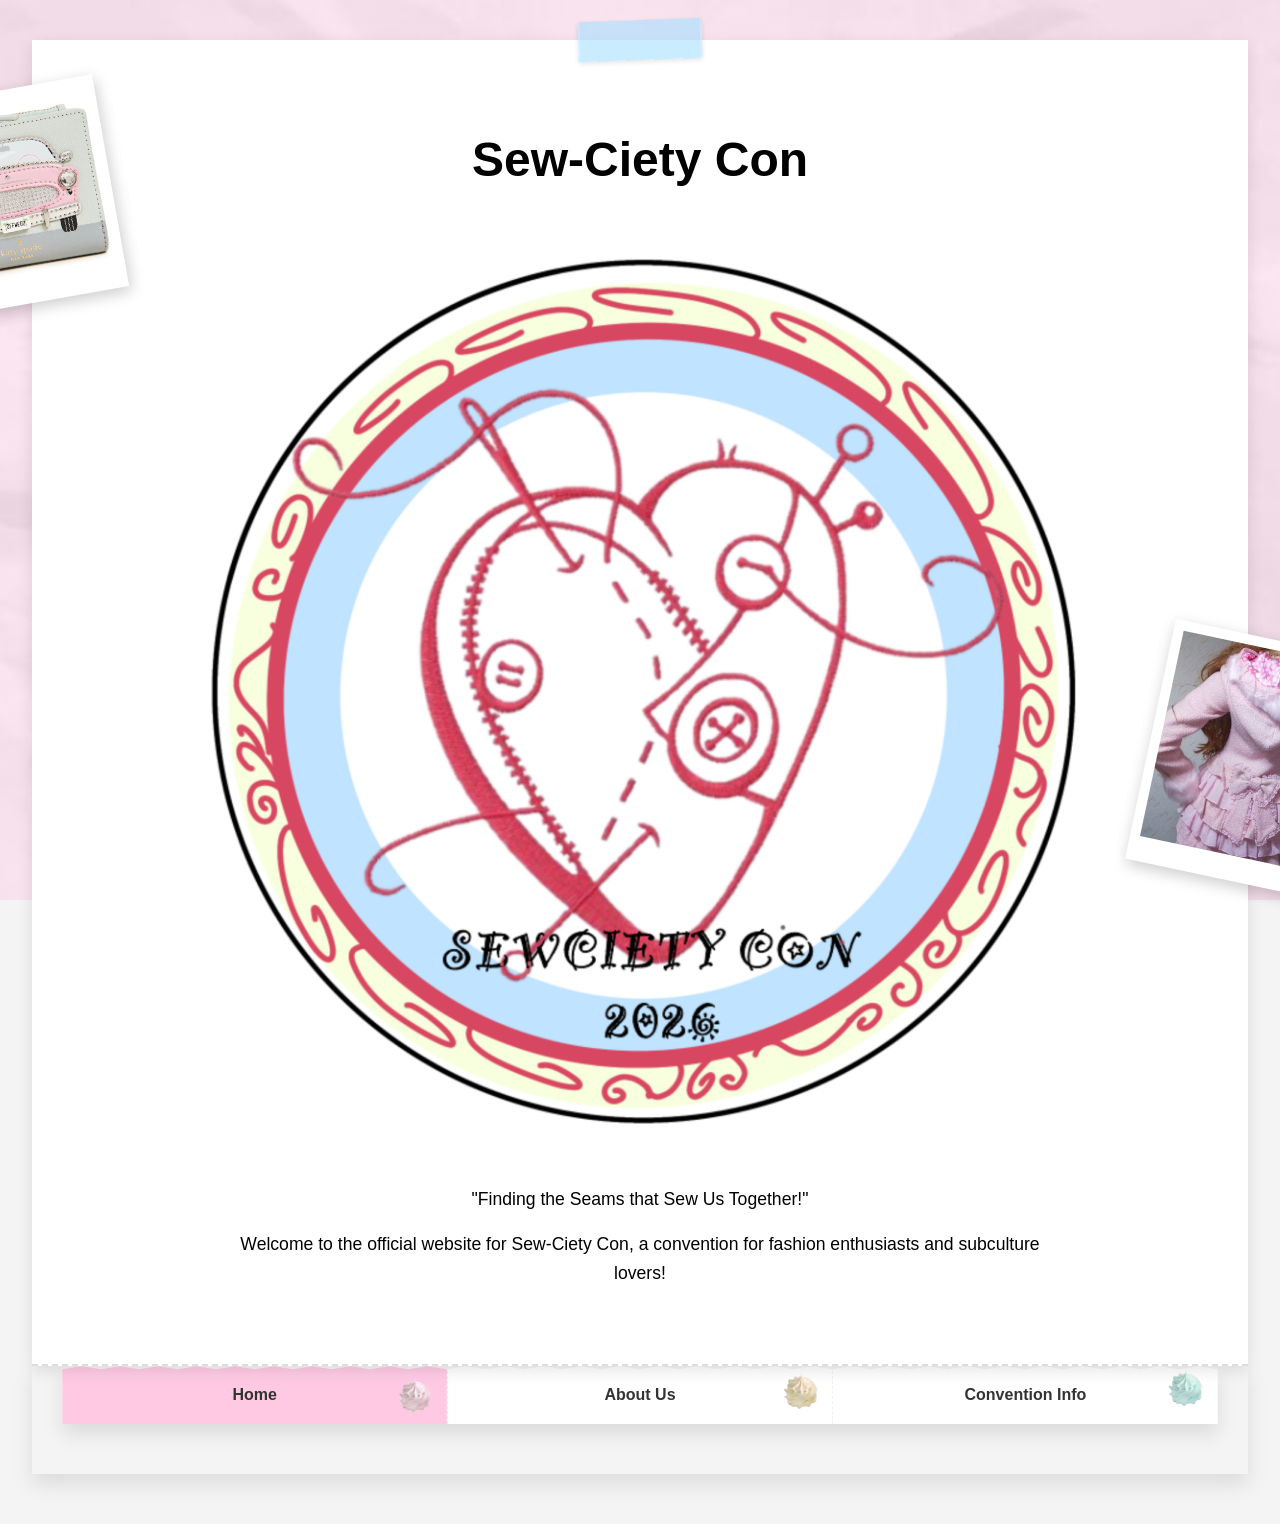
<file: sewcietycon/index.html>
<!DOCTYPE html>
<html lang="en">
<head>
    <meta name="viewport" content="width=device-width, initial-scale=1.0">
    <link rel="stylesheet" href="style.css">
    <title>Sew-Ciety Con</title>

<body class="home-bg">

<main class="info-container"> 
    <div class="scrapbook-photo pic-1">
        <img src="pink wallet.jpg" alt="Scrapbook Decoration">
    </div>

    <div class="scrapbook-photo pic-2">
        <img src="pink sweater.jpg" alt="Scrapbook Decoration">
    </div>

    <h1>Sew-Ciety Con</h1>
    <header class="logo-container">
    <img src="sewciety2026.png" alt="Sew-Ciety Con 2026 Logo" class="main-logo">
</header>
    <section>
    <p>"Finding the Seams that Sew Us Together!"</p>
    <p>Welcome to the official website for Sew-Ciety Con, a convention for fashion enthusiasts and subculture lovers!</p>
    </section>
</main>

<nav class="tabs">
       <nav>
        <a href="index.html">
        Home
        <img src="pink-frosting.jpg" class="tab-charm" alt="Home Icon">
        </a>

        <a href="about.html">
         About Us
        <img src="yellow-frosting.jpg" class="tab-charm" alt="About Icon">
         </a>

        <a href="info.html">
        Convention Info
        <img src="blue-frosting.jpg" class="tab-charm" alt="Info Icon">
        </a>
</nav>

</body>

</html>
</file>
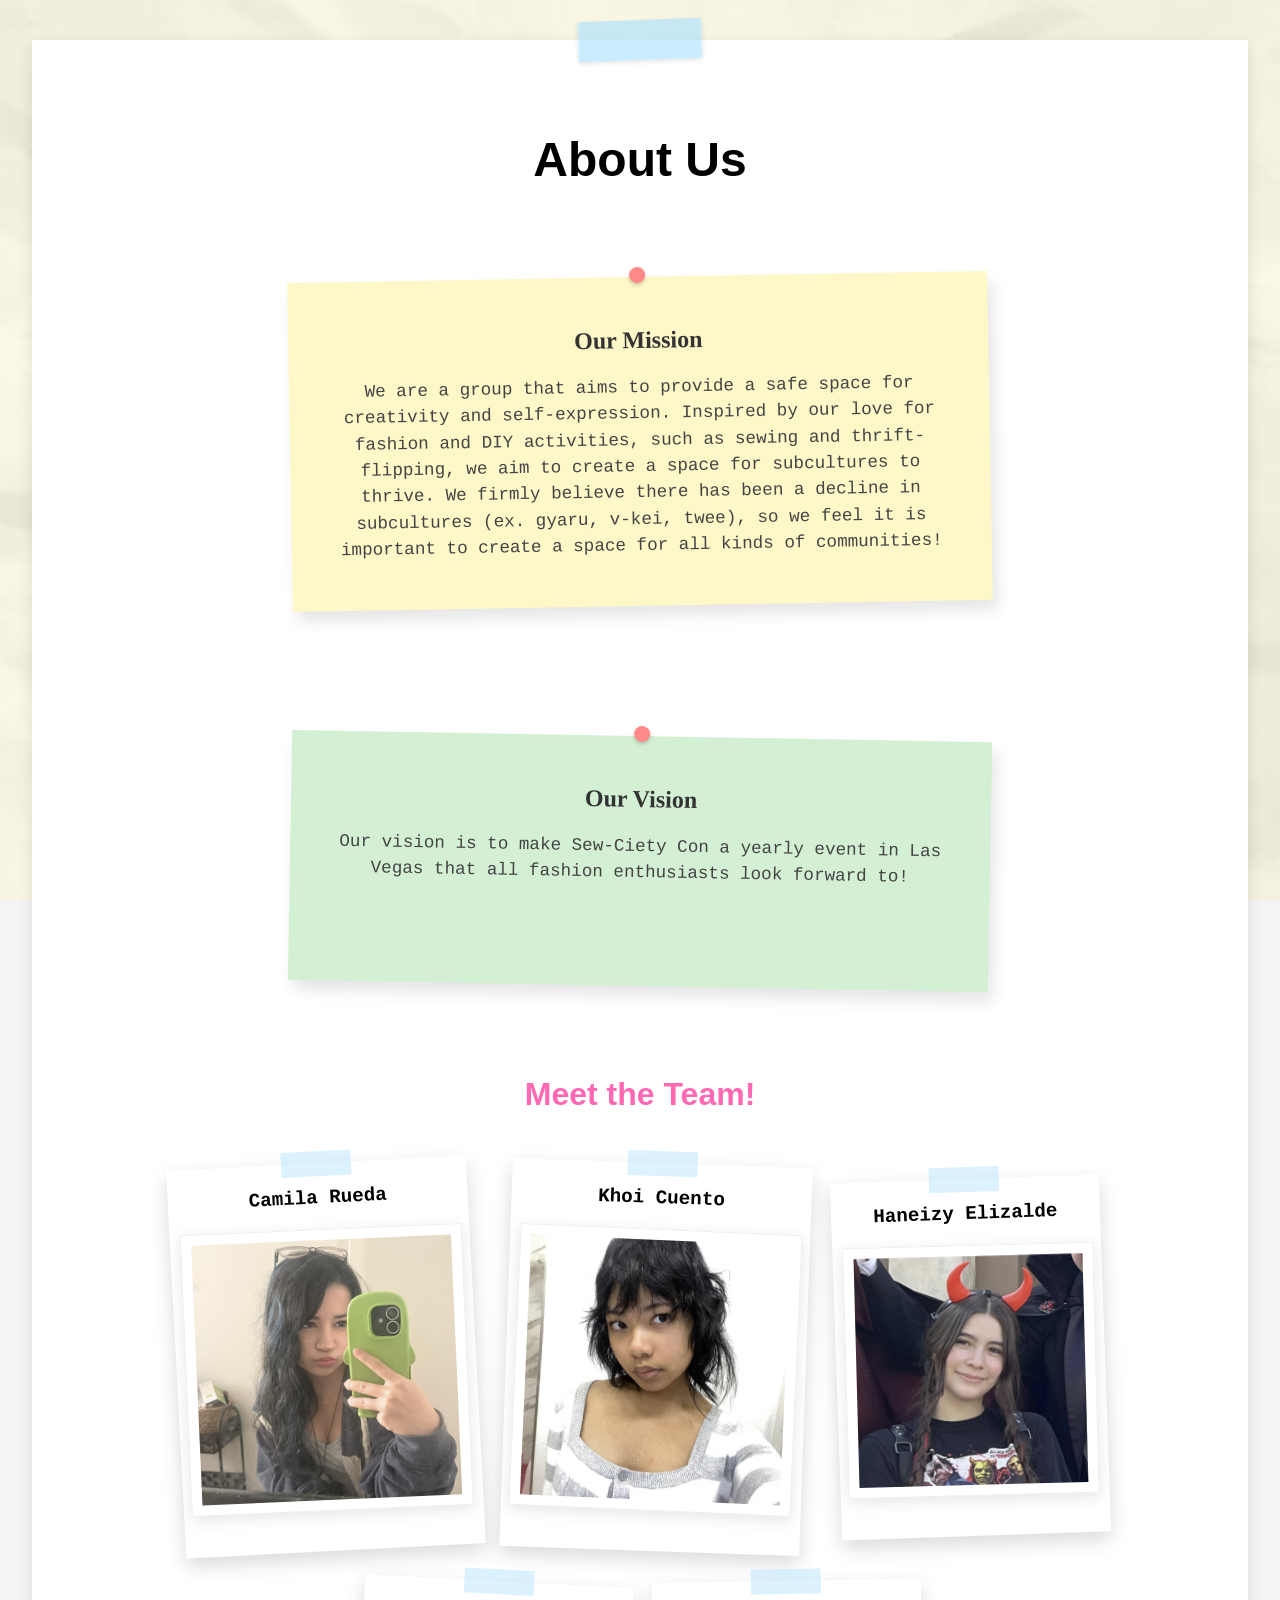
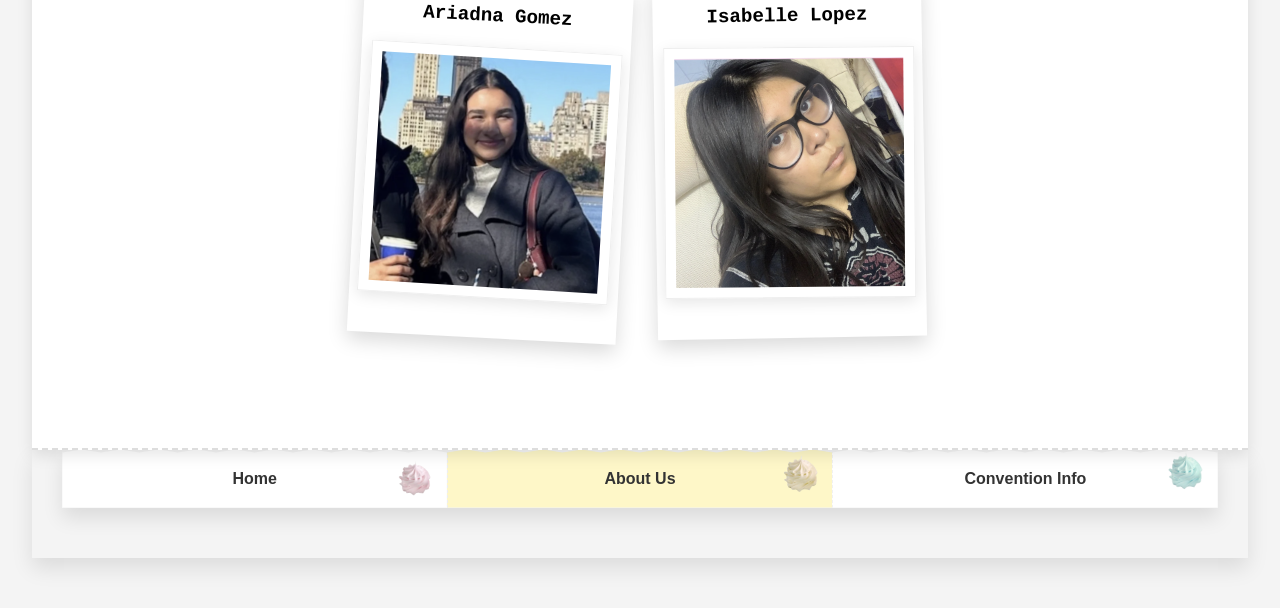
<file: sewcietycon/about.html>
<!DOCTYPE html>
<html lang="en">
<head>
    <meta charset="UTF-8">
    <meta name="viewport" content="width=device-width, initial-scale=1.0">
    <link rel="stylesheet" href="style.css">
    <title>Sew-Ciety Con | About Us </title>
</head>
<body class="about-bg">


<main>
    <h1>About Us</h1>
<div class="team-info-container">
<section class="sticky-note yellow-note">
        <h2>Our Mission</h2>
        <p> We are a group that aims to provide a safe space for creativity and self-expression. Inspired by our love for fashion and DIY activities, such as sewing and thrift-flipping, we aim to create a space for subcultures to thrive. We firmly believe there has been a decline in subcultures (ex. gyaru, v-kei, twee), so we feel it is important to create a space for all kinds of communities!
        </p>
</section>

<section class="sticky-note green-note">
        <h2>Our Vision</h2>
        <p>Our vision is to make Sew-Ciety Con a yearly event in Las Vegas that all fashion enthusiasts look forward to!</p>
</section>
</div>

<section>
        <h2>Meet the Team!</h2> <!-- ADD!!! PICTURES !!!!!!! -->

<div class="team">

    <div class="member">
        <p>Camila Rueda</p>
        <img src="meet-team-mila.png" alt="Camila Rueda">
      </div>

    <div class="member">
        <p>Khoi Cuento</p>
        <img src="meet-team-khoi.png" alt="Khoi Cuento">
      </div>

    <div class="member">
        <p>Haneizy Elizalde</p>
        <img src="meet-team-haneizy.png" alt="Haneizy Elizalde">
      </div>

    <div class="member">
        <p>Ariadna Gomez</p>
        <img src="meet-team-ariadna.png" alt="Ariadna Gomez">
      </div>

    <div class="member">
        <p>Isabelle Lopez</p>
        <img src="meet-team-isabelle.png" alt="Isabelle Lopez">
      </div>

</div>
</section>
</main>

<nav class="tabs">
       <nav>
        <a href="index.html">
        Home
        <img src="pink-frosting.jpg" class="tab-charm" alt="Home Icon">
        </a>

        <a href="about.html">
         About Us
        <img src="yellow-frosting.jpg" class="tab-charm" alt="About Icon">
         </a>

        <a href="info.html">
        Convention Info
        <img src="blue-frosting.jpg" class="tab-charm" alt="Info Icon">
        </a>
</nav>
</body>
</html>
</file>
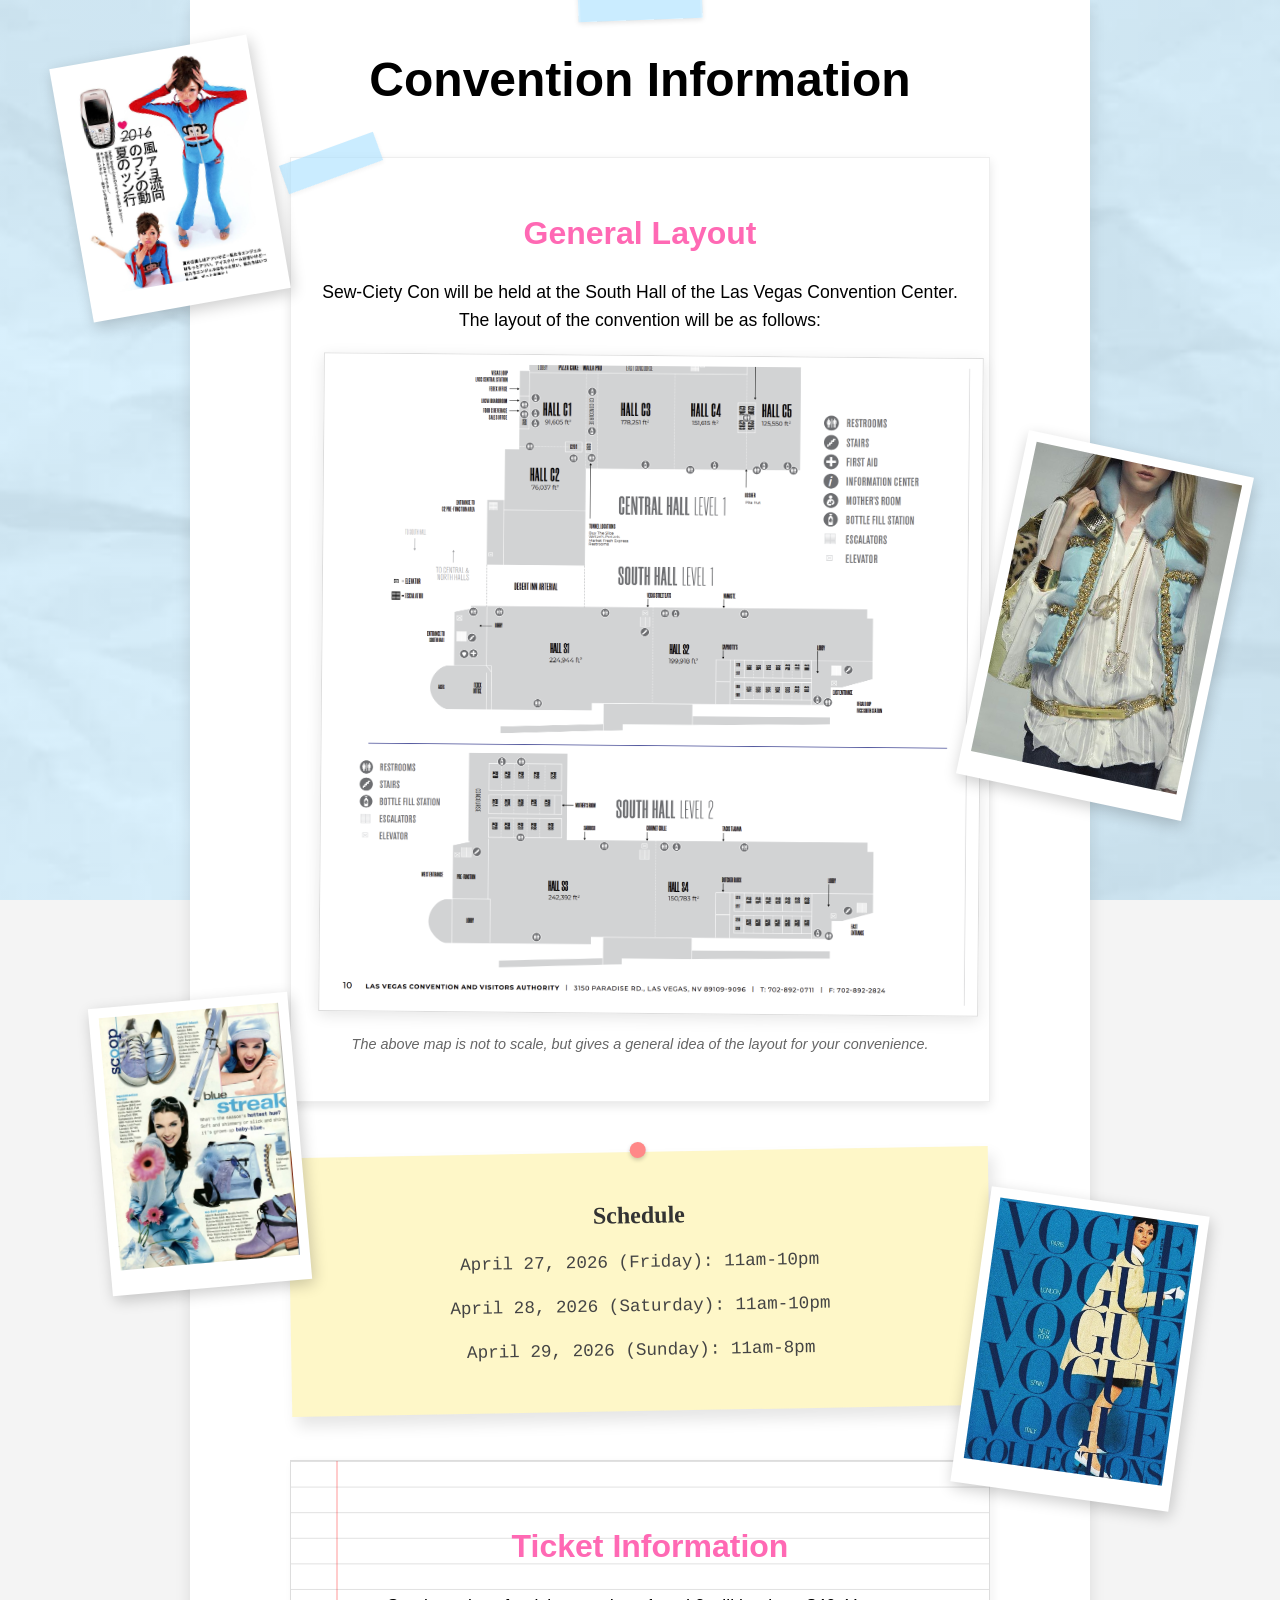
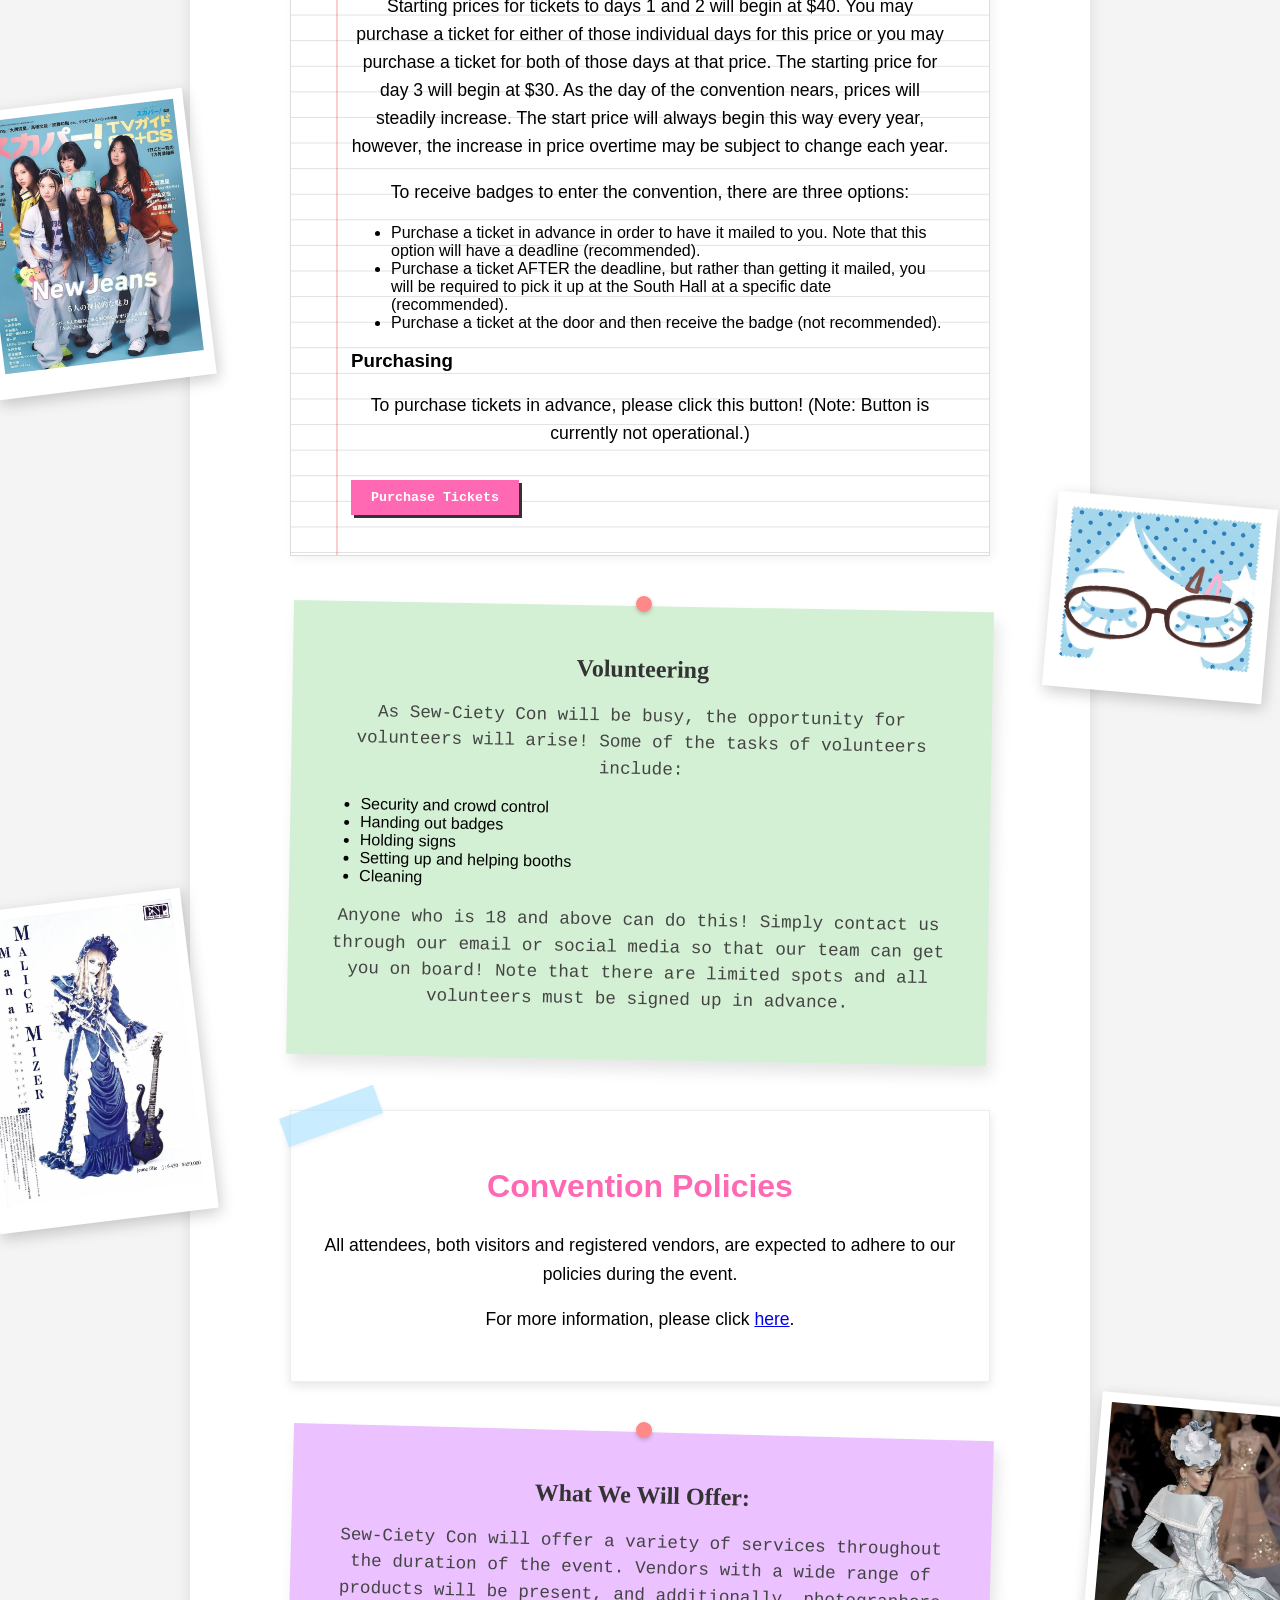
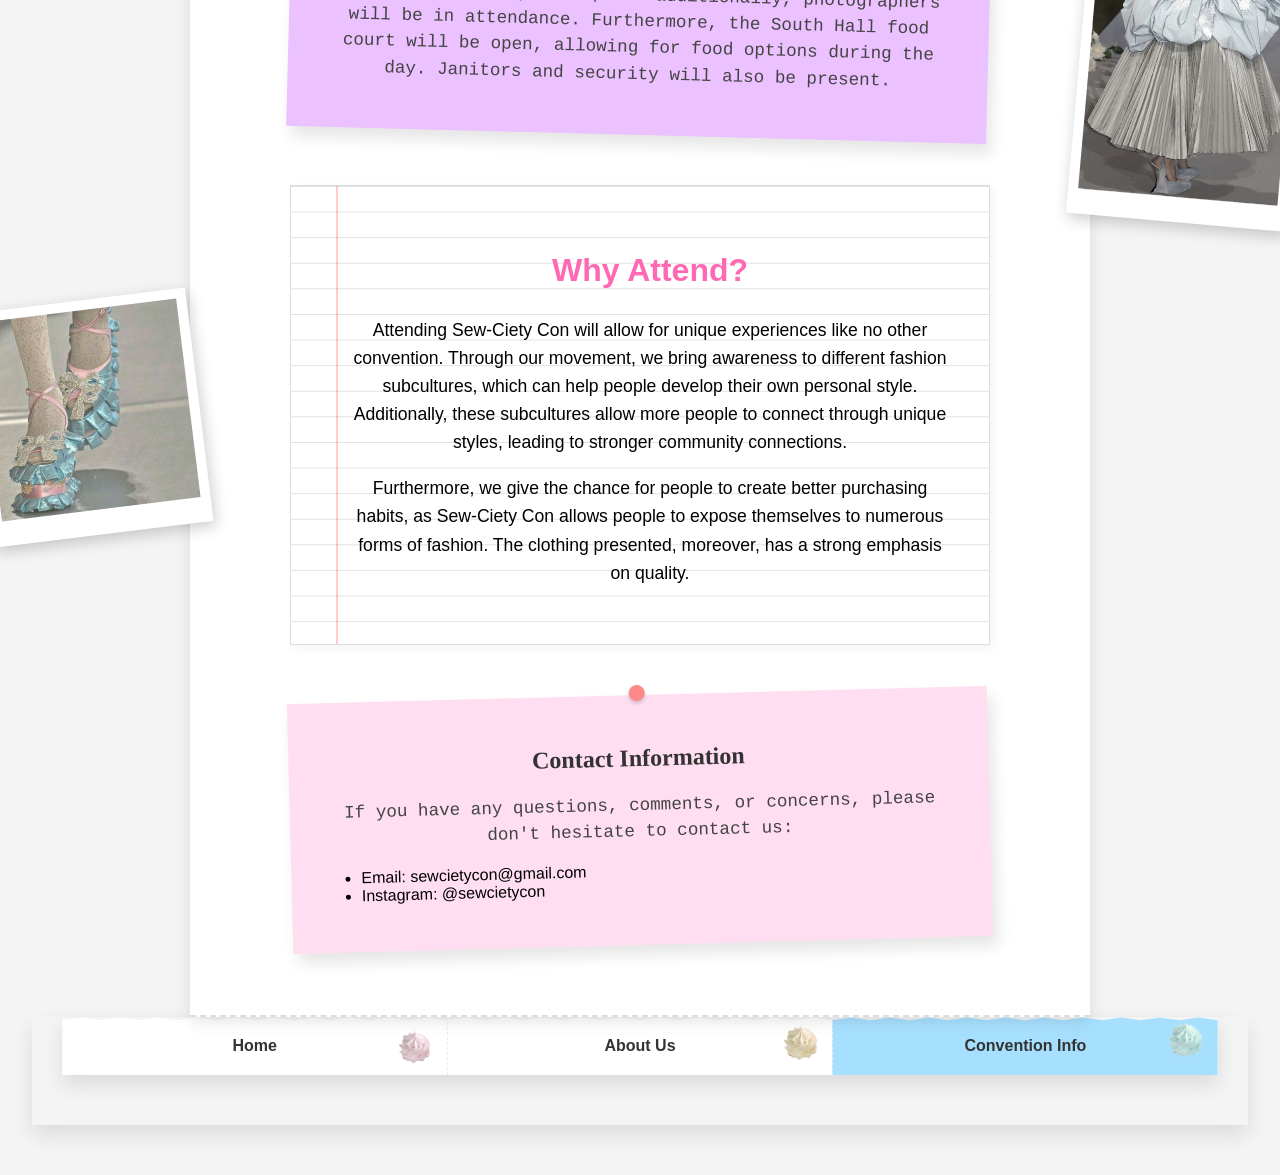
<file: sewcietycon/info.html>
<!DOCTYPE html>
<html lang="en">
<head>
    <meta charset="UTF-8">
    <meta name="viewport" content="width=device-width, initial-scale=1.0">
    <link rel="stylesheet" href="style.css">
    <title>Sew-Ciety Con | Information </title>
</head>
<body class="info-bg">


<main class="poster-container">
    <h1>Convention Information</h1>


    <div class="scattered-photo photo-1">
        <img src="hello angel girl & Paul frank.jpg" alt="Scrapbook Decoration">
    </div>

    <div class="scattered-photo photo-2">
        <img src="Bluemarine.jpg" alt="Scrapbook Decoration">
    </div>

    <div class="scattered-photo photo-3">
        <img src="2000s nylon magazine.jpg" alt="Scrapbook Decoration">
    </div>

    <div class="scattered-photo photo-4">
        <img src="blue vogue.jpg" alt="Scrapbook Decoration">
    </div>

    <div class="scattered-photo photo-5">
        <img src="blue newjeans.jpg" alt="Scrapbook Decoration">
    </div>

    <div class="scattered-photo photo-6">
        <img src="blue polka dot girl.jpg" alt="Scrapbook Decoration">
    </div>

    <div class="scattered-photo photo-7">
        <img src="blue mana sama.jpg" alt="Scrapbook Decoration">
    </div>

    <div class="scattered-photo photo-8">
        <img src="blue runway dress.jpg" alt="Scrapbook Decoration">
    </div>

    <div class="scattered-photo photo-9">
        <img src="blue and pink heels.jpg" alt="Scrapbook Decoration">
    </div>


<section class="taped-card">
    <h2>General Layout</h2>
        <p>Sew-Ciety Con will be held at the South Hall of the Las Vegas Convention Center. The layout of the convention will be as follows:</p>
        <img src="southhallconventionmap.png" alt="Convention Layout Map">
            <p>The above map is not to scale, but gives a general idea of the layout for your convenience.</p>
</section>

<section class="sticky-note yellow-note">
    <h2>Schedule</h2>
        <p>April 27, 2026 (Friday): 11am-10pm</p>
        <p>April 28, 2026 (Saturday): 11am-10pm</p>
        <p>April 29, 2026 (Sunday): 11am-8pm</p>
</section>

<section class="notebook-paper">
    <h2>Ticket Information</h2>
        <p>Starting prices for tickets to days 1 and 2 will begin at $40. You may purchase a ticket for either of those individual days for this price or you may purchase a ticket for both of those days at that price. The starting price for day 3 will begin at $30. As the day of the convention nears, prices will steadily increase. The start price will always begin this way every year, however, the increase in price overtime may be subject to change each year. </p>
        <p>To receive badges to enter the convention, there are three options:</p>
            <ul>
                <li>Purchase a ticket in advance in order to have it mailed to you. Note that this option will have a deadline (recommended).</li>
                <li>Purchase a ticket AFTER the deadline, but rather than getting it mailed, you will be required to pick it up at the South Hall at a specific date (recommended).</li>
                <li>Purchase a ticket at the door and then receive the badge (not recommended).</li>
            </ul>

        <h3>Purchasing</h3>
            <p>To purchase tickets in advance, please click this button! (Note: Button is currently not operational.)</p>
            <button class="scrapbook-btn">Purchase Tickets</button>
</section>

<section class="sticky-note green-note">
    <h2>Volunteering</h2>
            <p>As Sew-Ciety Con will be busy, the opportunity for volunteers will arise! Some of the tasks of volunteers include:</p>
                <ul>
                    <li>Security and crowd control</li>
                    <li>Handing out badges</li>
                    <li>Holding signs</li>
                    <li>Setting up and helping booths</li>
                    <li>Cleaning</li>
                </ul>
            <p>Anyone who is 18 and above can do this! Simply contact us through our email or social media so that our team can get you on board! Note that there are limited spots and all volunteers must be signed up in advance.</p>
</section>

<section class="taped-card">
    <h2>Convention Policies</h2>
        <p>All attendees, both visitors and registered vendors, are expected to adhere to our policies during the event.</p>
        <p>For more information, please click <a href="policies.html">here</a>.</p>
</section> 

<section class="sticky-note purple-note">
    <h2>What We Will Offer:</h2>
        <p>Sew-Ciety Con will offer a variety of services throughout the duration of the event. Vendors with a wide range of products will be present, and additionally, photographers will be in attendance. Furthermore, the South Hall food court will be open, allowing for food options during the day. Janitors and security will also be present.</p>
</section>

<section class="notebook-paper">
    <h2>Why Attend?</h2>
        <p>Attending Sew-Ciety Con will allow for unique experiences like no other convention. Through our movement, we bring awareness to different fashion subcultures, which can help people develop their own personal style. Additionally, these subcultures allow more people to connect through unique styles, leading to stronger community connections.</p>
        <p>Furthermore, we give the chance for people to create better purchasing habits, as Sew-Ciety Con allows people to expose themselves to numerous forms of fashion. The clothing presented, moreover, has a strong emphasis on quality.
</section>

<section class="sticky-note pink-note">
    <h2>Contact Information</h2>
        <p>If you have any questions, comments, or concerns, please don't hesitate to contact us:</p>
            <ul>
                <li>Email: sewcietycon@gmail.com</li>
                <li>Instagram: @sewcietycon</li>
            </ul>
</section>
</main>

<nav class="tabs">
       <nav>
        <a href="index.html">
        Home
        <img src="pink-frosting.jpg" class="tab-charm" alt="Home Icon">
        </a>

        <a href="about.html">
         About Us
        <img src="yellow-frosting.jpg" class="tab-charm" alt="About Icon">
         </a>

        <a href="info.html">
        Convention Info
        <img src="blue-frosting.jpg" class="tab-charm" alt="Info Icon">
        </a>
</nav>



</body>
</html>
</file>
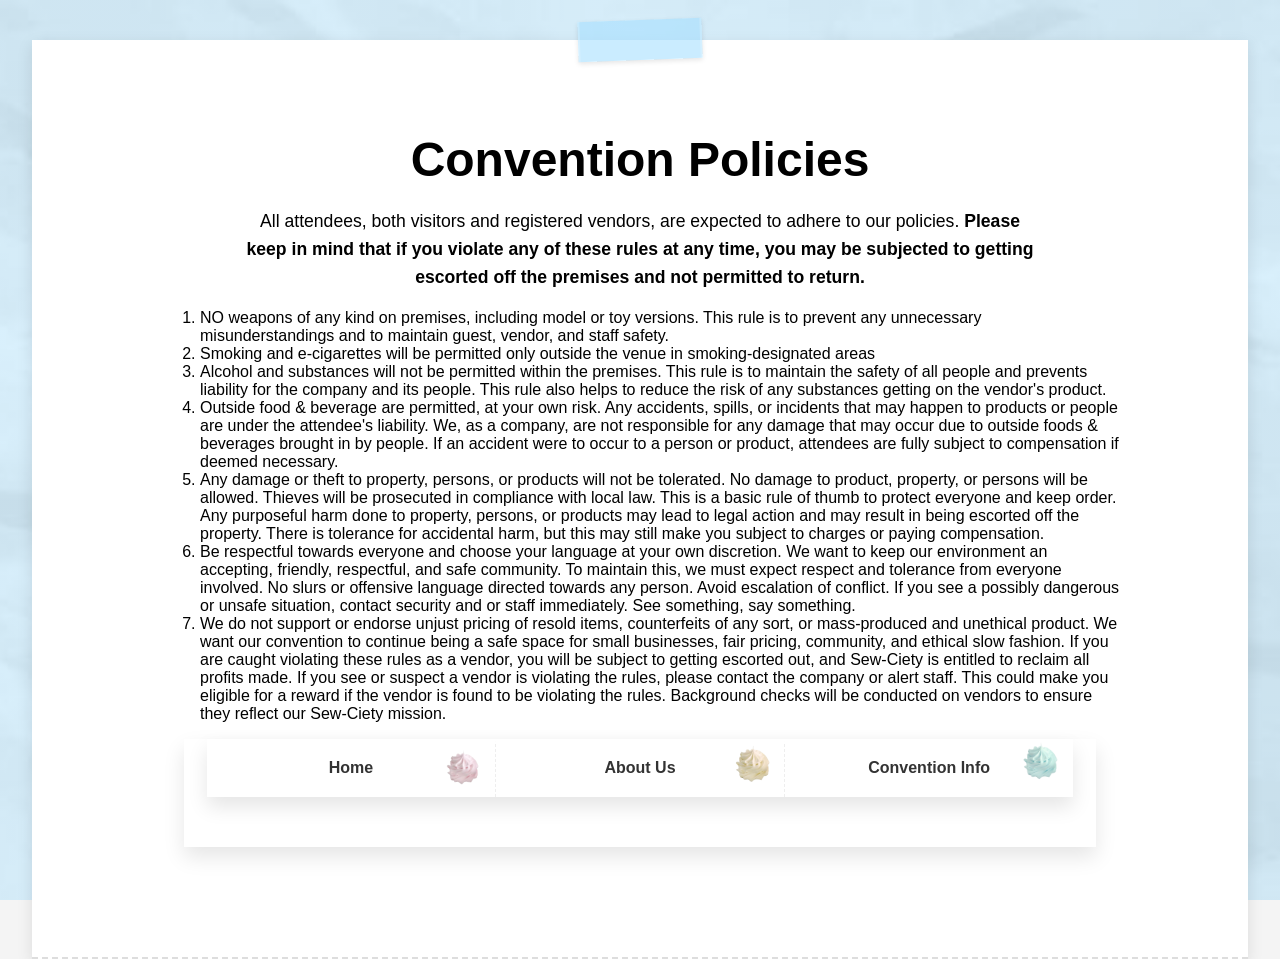
<file: sewcietycon/policies.html>
<!DOCTYPE html>
<html lang="en">
<head>
    <meta charset="UTF-8">
    <meta name="viewport" content="width=device-width, initial-scale=1.0">
    <link rel="stylesheet" href="style.css">
    <title>Sew-Ciety Con | Convention Policies</title>
</head>
<body class="policies-bg">

<main>
    <h1>Convention Policies</h1>

<section>
        <p>All attendees, both visitors and registered vendors, are expected to adhere to our policies. <b>Please keep in mind that if you violate any of these rules at any time, you may be subjected to getting escorted off the premises and not permitted to return.</b></p>   
    <ol>
        <li>NO weapons of any kind on premises, including model or toy versions. This rule is to prevent any unnecessary misunderstandings and to maintain guest, vendor, and staff safety.</li>
        <li>Smoking and e-cigarettes will be permitted only outside the venue in smoking-designated areas </li>
        <li>Alcohol and substances will not be permitted within the premises. This rule is to maintain the safety of all people and prevents liability for the company and its people. This rule also helps to reduce the risk of any substances getting on the vendor's product.</li>
        <li>Outside food & beverage are permitted, at your own risk. Any accidents, spills, or incidents that may happen to products or people are under the attendee's liability. We, as a company, are not responsible for any damage that may occur due to outside foods & beverages brought in by people. If an accident were to occur to a person or product, attendees are fully subject to compensation if deemed necessary.</li>
        <li>Any damage or theft to property, persons, or products will not be tolerated. No damage to product, property, or persons will be allowed. Thieves will be prosecuted in compliance with local law. This is a basic rule of thumb to protect everyone and keep order. Any purposeful harm done to property, persons, or products may lead to legal action and may result in being escorted off the property. There is tolerance for accidental harm, but this may still make you subject to charges or paying compensation.</li> 
        <li>Be respectful towards everyone and choose your language at your own discretion. We want to keep our environment an accepting, friendly, respectful, and safe community. To maintain this, we must expect respect and tolerance from everyone involved. No slurs or offensive language directed towards any person. Avoid escalation of conflict. If you see a possibly dangerous or unsafe situation, contact security and or staff immediately. See something, say something.</li>
        <li>We do not support or endorse unjust pricing of resold items, counterfeits of any sort, or mass-produced and unethical product. We want our convention to continue being a safe space for small businesses, fair pricing, community, and ethical slow fashion. If you are caught violating these rules as a vendor, you will be subject to getting escorted out, and Sew-Ciety is entitled to reclaim all profits made. If you see or suspect a vendor is violating the rules, please contact the company or alert staff. This could make you eligible for a reward if the vendor is found to be violating the rules. Background checks will be conducted on vendors to ensure they reflect our Sew-Ciety mission.</li>
    </ol>
</section>

<nav class="tabs">
    
       <nav>
        <a href="index.html">
        Home
        <img src="pink-frosting.jpg" class="tab-charm" alt="Home Icon">
        </a>

        <a href="about.html">
         About Us
        <img src="yellow-frosting.jpg" class="tab-charm" alt="About Icon">
         </a>

        <a href="info.html">
        Convention Info
        <img src="blue-frosting.jpg" class="tab-charm" alt="Info Icon">
        </a>
</nav>
</main>

</body>
</html>
</file>
<file: sewcietycon/style.css>
/* base for the entire website */
/* bg and reset */
body {
  margin: 0;
  padding: 0;
  font-family: 'Trebuchet MS', 'Lucida Sans Unicode', sans-serif;
  min-height: 100vh;
  display: flex;
  flex-direction: column;
  align-items: center;
  
  background-size: cover;
  background-position: center;
  background-repeat: no-repeat;
  background-attachment: fixed;
  background-color: #f4f4f4;
}

/* bg tints */
.home-bg { background-image: linear-gradient(rgba(255, 201, 228, 0.4), rgba(255, 201, 228, 0.4)), url("crumpled-paper-texture.jpg"); }
.about-bg { background-image: linear-gradient(rgba(254, 247, 200, 0.4), rgba(254, 247, 200, 0.4)), url("crumpled-paper-texture.jpg"); }
.info-bg, .policies-bg { background-image: linear-gradient(rgba(167, 224, 255, 0.4), rgba(167, 224, 255, 0.4)), url("crumpled-paper-texture.jpg"); }

/* main poster format */
main {
  width: 95%;
  max-width: 1400px;
  margin: 40px auto 0 auto;
  background: white; 
  padding: 60px 10%; 
  box-sizing: border-box;
  position: relative;
  box-shadow: 0 5px 15px rgba(0,0,0,0.1);
  z-index: 2;
  border-bottom: 2px dashed #ddd; 
}

/* blue tape */
main::before {
  content: "";
  position: absolute;
  top: -20px;
  left: 50%;
  transform: translateX(-50%) rotate(-2deg);
  width: 120px;
  height: 40px;
  background-color: rgba(167, 224, 255, 0.6);
  box-shadow: 0 2px 5px rgba(0,0,0,0.1);
  border-left: 2px solid rgba(255,255,255,0.2);
  border-right: 2px solid rgba(255,255,255,0.2);
}

/* navigation */
nav {
  display: flex;
  width: 95%;
  max-width: 1400px;
  margin: 0 auto 50px auto; 
  z-index: 1;
  gap: 0; 
  box-shadow: 0 10px 20px rgba(0,0,0,0.1); 
} 

/* tear-off poster strip tabs */
nav a {
  flex: 1;
  background: white;
  padding: 20px 5px; 
  text-decoration: none;
  color: #333;
  font-weight: bold;
  text-align: center;

  /* jagged edge*/
  clip-path: polygon(
    0% 5%, 5% 0%, 10% 5%, 15% 0%, 20% 5%, 25% 0%, 30% 5%, 35% 0%, 40% 5%, 45% 0%, 50% 5%, 
    55% 0%, 60% 5%, 65% 0%, 70% 5%, 75% 0%, 80% 5%, 85% 0%, 90% 5%, 95% 0%, 100% 5%, 
    100% 100%, 0% 100%
  );
  
  /* vertical dividers for tear */
  border-left: 1px dashed #eee;
  transition: background 0.3s ease, transform 0.2s ease;
}

/* no border */
nav a:first-child {
  border-left: none;
}

/* hover lift (slight) */
nav a:hover {
  background-color: #f9f9f9;
  transform: translateY(2px); 
}

/* active tab colors */
.home-bg nav a[href="index.html"] { background-color: #ffc9e4; }
.about-bg nav a[href="about.html"] { background-color: #fef7c8; }
.info-bg nav a[href="info.html"] { background-color: #a7e0ff; }
.policies-bg nav a[href="policies.html"] { background-color: #a7e0ff; }

/* mobile adjustments */
@media (max-width: 600px) {
  main { padding: 40px 20px; width: 95%; }
  nav { width: 95%; gap: 4px; }
  nav a { padding: 30px 5px; font-size: 12px; }
}

/* frosting charms for tear-off tabs*/
/* 1. Prepare the tab to hold the sticker */
nav a {
  position: relative; /* This makes the tab the "anchor" for the icon */
  display: flex;
  justify-content: center;
  align-items: center;
  overflow: visible;  /* CRITICAL: Allows the icon to grow outside the tab edges */
}

/* 2. Position the Icon */
.tab-charm {
  position: absolute;
  bottom: 10px;      /* Distance from the bottom edge */
  right: 10px;       /* Distance from the right edge */
  width: 45px;       /* Keep it small enough to not crowd the text */
  height: auto;
  
  /* Bouncy transition */
  transition: all 0.3s cubic-bezier(0.175, 0.885, 0.32, 1.275); 
  
  /* Initial slight tilt to look hand-placed */
  transform: rotate(-5deg); 
  
  /* Critical: allows it to grow over the paper edges */
  z-index: 10;
  pointer-events: none; 
}

/* 3. The "Pop Out" Hover Effect */
nav a:hover .tab-charm {
  transform: scale(1.6) rotate(10deg) translate(-5px, -5px);
  filter: drop-shadow(-5px 8px 12px rgba(0,0,0,0.3)); 
}

/* about me section sticky note formatting */
/* Container to help them sit side-by-side or stacked */
.team-info-container {
  display: flex;
  flex-wrap: wrap;
  justify-content: center;
  gap: 30px;
  margin: 40px auto;
}

/* base sticky note */
.sticky-note {
  padding: 30px;
  width: 100%;
  max-width: 400px; /* limits size so they look like real notes */
  min-height: 250px;
  box-shadow: 5px 10px 15px rgba(0,0,0,0.1);
  position: relative;
  box-sizing: border-box;
}

/* sticky note colors and rotations */
.yellow-note {
  background: #fef7c8;
  transform: rotate(-2deg); /* left */
}

.green-note {
  background: #c3fcd4;
  transform: rotate(3deg); /* right */
}

/* pin for top of notes */
.sticky-note::before {
  content: "";
  position: absolute;
  top: -10px;
  left: 50%;
  transform: translateX(-50%);
  width: 16px;
  height: 16px;
  background: #ff8888; /* Red pin head */
  border-radius: 50%;
  box-shadow: 0 2px 4px rgba(0,0,0,0.2);
  z-index: 2;
}

/* typography for the notes */
.sticky-note h2 {
  font-family: 'Trebuchet MS', cursive; 
  font-size: 1.5rem;
  color: #333;
}

.sticky-note p {
  font-family: 'Courier New', monospace;
  line-height: 1.5;
  color: #444;
}

/* about me section polaroids */
/* space where it is going to be */
.team {
  display: flex;
  flex-wrap: wrap; 
  justify-content: center; 
  align-items: center;     
  gap: 30px; 
  
  margin: 50px auto !important; 
  padding: 0 !important;
  width: 100%;
  max-width: 1100px;
  list-style: none; 
  text-align: center;
}

/* polaroid base */
.member {
  background: white;
  /* Equal padding on sides (20px) is CRITICAL for centering the image */
  padding: 20px 20px 40px 20px; 
  box-shadow: 0 8px 20px rgba(0,0,0,0.15);
  
  display: flex;
  flex-direction: column;
  align-items: center; /* Centers the name and image horizontally */
  
  /* Fixed width works best for the "scrapbook" look */
  width: 300px; 
  box-sizing: border-box;
  position: relative;
  transition: transform 0.3s ease;
}

/* 3 imgs on bottom */
.member:nth-child(n+3) {
  width: 300px; 
  max-width: 28%; 
}

/* img code */
.member img {
  width: 100%;
  aspect-ratio: 1 / 1;
  object-fit: cover;
  border: 1px solid #eee;
  display: block;
  margin: 0; /* Let the parent's padding handle the spacing */
}

/* rotations */
.member:nth-child(1) { transform: rotate(-3deg); }
.member:nth-child(2) { transform: rotate(2deg); }
.member:nth-child(3) { transform: rotate(-2deg); }
.member:nth-child(4) { transform: rotate(3deg); }
.member:nth-child(5) { transform: rotate(-1deg); }

/* polaroid rotations */
.member:nth-child(1) { transform: rotate(-3deg); }
.member:nth-child(2) { transform: rotate(2deg); }
.member:nth-child(3) { transform: rotate(-2deg); }
.member:nth-child(4) { transform: rotate(3deg); }
.member:nth-child(5) { transform: rotate(-1deg); }

/* names of members */
.member p {
  margin: 0 0 15px 0;
  font-family: 'Courier New', Courier, monospace;
  font-weight: bold;
  font-size: 1.2rem;
  text-align: center;
  width: 100%;
}

/* tape on top of each photo */
.member::before {
  content: "";
  position: absolute;
  top: -12px;
  left: 50%;
  transform: translateX(-50%); /* This is the math that keeps it centered! */
  width: 70px;
  height: 25px;
  background-color: rgba(167, 224, 255, 0.4); 
  z-index: 5;
}

/* info section images */
/* formatting convention img */
section img {
  display: block;
  margin: 20px auto; 

  /* responsiveness to make it so it fits on any screen */
  max-width: 100%; 
  height: auto; 
  
  background: white;
  padding: 10px; 
  border: 1px solid #ddd;
  box-shadow: 0 4px 15px rgba(0,0,0,0.1);
  transform: rotate(0.5deg);
}

/* caption for map */
section img + p {
  text-align: center;
  font-size: 0.9em;
  font-style: italic;
  color: #666;
  margin-top: 10px;
}

/* formatting for info section */
/* --- notebook paper --- */
.notebook-paper {
  background-color: #fff;
  /* Creates the blue lines */
  background-image: linear-gradient(#e1e1e1 1px, transparent 1px);
  background-size: 100% 1.6em; /* Matches text line-height */
  padding: 40px 40px 40px 60px; 
  border: 1px solid #ddd;
  position: relative;
  margin: 40px auto;
  width: 90%;
  max-width: 800px;
  box-shadow: 3px 3px 10px rgba(0,0,0,0.05);
}

.notebook-paper::after {
  content: "";
  position: absolute;
  top: 0;
  left: 45px;
  width: 2px;
  height: 100%;
  background: rgba(255, 0, 0, 0.2);
}

/* --- taped card --- */
.taped-card {
  background: white;
  padding: 30px;
  border: 1px solid #eee;
  box-shadow: 0 4px 10px rgba(0,0,0,0.1);
  position: relative;
  margin: 40px auto;
  max-width: 900px;
}

/* blue washi tape for the map corners */
.taped-card::before {
  content: "";
  position: absolute;
  top: -10px;
  left: -10px;
  width: 100px;
  height: 30px;
  background: rgba(167, 224, 255, 0.6);
  transform: rotate(-20deg);
  box-shadow: 0 2px 4px rgba(0,0,0,0.05);
}

/* --- sticky note colors and rotation --- */
.yellow-note { background: #fef7c8; transform: rotate(-1deg); }
.green-note  { background: #d4f0d4; transform: rotate(1deg); }
.purple-note   { background: #ebc1ff; transform: rotate(1.5deg); }
.pink-note   { background: #ffdef2; transform: rotate(-1.5deg); }

/* center all sections on the page */
.sticky-note, 
.notebook-paper, 
.taped-card {
  /* main centering rule */
  margin-left: auto !important;
  margin-right: auto !important;
  margin-top: 50px;
  margin-bottom: 50px;

  /* how wide sections are */
  width: 90%;         
  max-width: 700px;    
  box-sizing: border-box; 
}
/* --- button for tickets --- */
.scrapbook-btn {
  background: #ff69b4;
  color: white;
  border: none;
  padding: 10px 20px;
  font-family: 'Courier New', monospace;
  font-weight: bold;
  cursor: not-allowed; /* Because it's currently not operational */
  box-shadow: 3px 3px 0px #333;
  margin-top: 15px;
}

.scrapbook-btn:hover {
  transform: translate(-2px, -2px);
  box-shadow: 5px 5px 0px #333;
}


/* imgs for pink tab */
/* scrapbook pics */
.scrapbook-photo {
    position: absolute; /* This makes it float OVER the text */
    z-index: 100;       /* This ensures it sits ON TOP of the sticky notes */
    background: white;
    padding: 10px 10px 25px 10px;
    box-shadow: 2px 5px 15px rgba(0,0,0,0.2);
    width: 180px;
    pointer-events: none; /* Allows you to still click links underneath the photo */
}

.scrapbook-photo img {
    width: 100%;
    height: auto;
    display: block;
}

/* --- Positioning them over your info --- */

.pic-1 {
    top: 50px;         
    left: -120px;       
    transform: rotate(-10deg);
}

.pic-2 {
    top: 600px;        
    right: -130px;      
    transform: rotate(12deg);
    width: 210px;
}

/* logo */
.logo-container {
    width: 100%;
    margin: 0;
    padding: 0;
    text-align: center; /* Centers the image inside the container */
    background: white;  /* Matches the logo background */
}

.main-logo {
    display: block;      /* Removes the tiny gap at the bottom of images */
    margin: 0 auto;      /* Centers the image horizontally */
    max-width: 100%;     /* Ensures it doesn't overflow on small screens */
    height: auto;
}

/* 2. Centering and Sizing Text */
h1, h2, p {
    text-align: center;  /* This centers your text! */
    margin-left: auto;
    margin-right: auto;
}

/* Adjusting Text Sizes */
h1 {
    font-size: 3rem;     /* Large for the main title */
    margin-bottom: 20px;
}

h2 {
    font-size: 2rem;     /* Medium for section headers */
    color: #ff69b4;      /* You can add your pink theme here! */
}

p {
    font-size: 1.1rem;   /* Easy to read size for paragraphs */
    max-width: 800px;    /* Keeps text from stretching too wide across the screen */
    line-height: 1.6;    /* Adds "breathing room" between lines */
}


/* imgs for blue tab */
/* Ensure the poster allows things to float over it */
.poster-container {
    position: relative;
    width: 95%;
    max-width: 900px;
    margin: 0 auto;
    background: white;
    padding: 20px;
}

/* The "Sticker" Base */
.scattered-photo {
    position: absolute; /* This makes it float OVER the text */
    z-index: 100;       /* This ensures it sits ON TOP of the sticky notes */
    background: white;
    padding: 10px 10px 25px 10px;
    box-shadow: 2px 5px 15px rgba(0,0,0,0.2);
    width: 180px;
    pointer-events: none; /* Allows you to still click links underneath the photo */
}

.scattered-photo img {
    width: 100%;
    height: auto;
    display: block;
}

/* --- Positioning them over your info --- */

.photo-1 {
    top: 50px;         
    left: -120px;       
    transform: rotate(-10deg);
}

.photo-2 {
    top: 450px;        
    right: -130px;      
    transform: rotate(12deg);
    width: 210px;
}

.photo-3 {
    top: 1000px;        
    left: -90px;      
    transform: rotate(-5deg);
}

.photo-4 {
    top: 1200px;        
    right: -100px;      
    transform: rotate(8deg);
    width: 200px;
}

.photo-5 {
    top: 1700px;        /* Floats near the Volunteering/Contact */
    left: -100px;          
    transform: translateX(-50%) rotate(-7deg);
    width: 200px;
}

.photo-6 {
    top: 2100px;        /* Floats near the Volunteering/Contact */
    left: 90px;          /* Centers it horizontally */
    transform: translateX(350%) rotate(5deg);
    width: 200px;
}

.photo-7 {
    top: 2500px;        /* Floats near the Volunteering/Contact */
    left: -100px;          /* Centers it horizontally */
    transform: translateX(-50%) rotate(-7deg);
    width: 200px;
}

.photo-8 {
    top: 3000px;        
    left: 80px;          
    transform: translateX(370%) rotate(5deg);
    width: 200px;
}

.photo-9 {
    top: 3500px;        
    left: -100px;          
    transform: translateX(-50%) rotate(-7deg);
    width: 200px;
}
</file>
